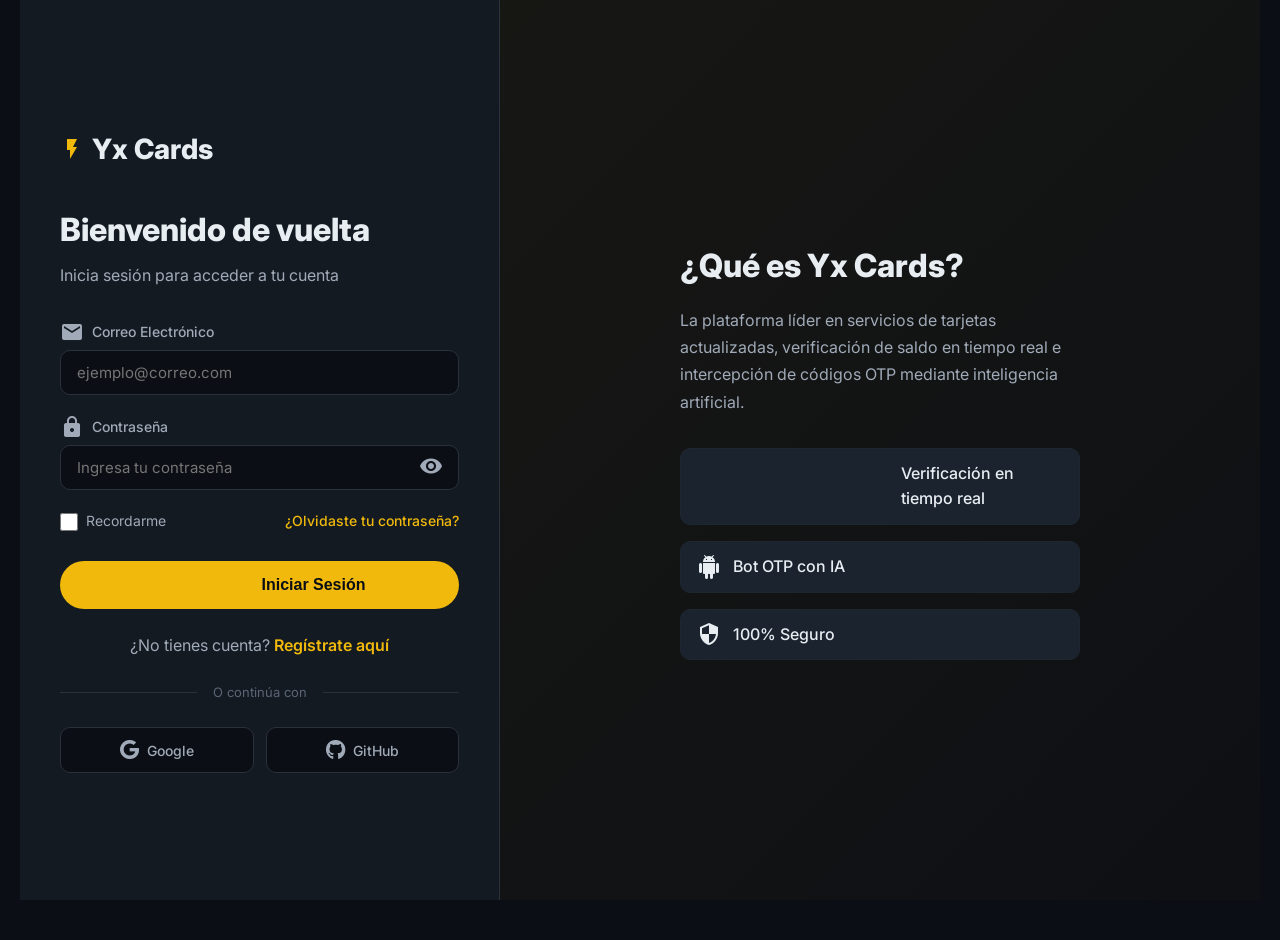
<file: dashboard.html>
<!DOCTYPE html>
<html lang="es">
<head>
    <meta charset="UTF-8">
    <meta name="viewport" content="width=device-width, initial-scale=1.0">
    <title>Dashboard - Yx Cards</title>
    <link href="https://fonts.googleapis.com/icon?family=Material+Icons" rel="stylesheet">
    <link href="https://fonts.googleapis.com/icon?family=Material+Icons+Outlined" rel="stylesheet">
    <link href="https://fonts.googleapis.com/css2?family=Inter:wght@300;400;500;600;700;800&display=swap" rel="stylesheet">
    <link rel="stylesheet" href="https://cdnjs.cloudflare.com/ajax/libs/font-awesome/6.4.0/css/all.min.css">
    <link rel="stylesheet" href="css/style.css">
    <link rel="stylesheet" href="css/dashboard.css">
    <style>
        /* ============================================
           MODAL PARA MOSTRAR DATOS DE TARJETA
           ============================================ */
        .card-data-modal {
            position: fixed;
            top: 0;
            left: 0;
            width: 100%;
            height: 100%;
            background: rgba(0, 0, 0, 0.7);
            backdrop-filter: blur(12px);
            display: none;
            align-items: center;
            justify-content: center;
            z-index: 9999;
            animation: fadeIn 0.3s ease;
        }
        .card-data-modal.active {
            display: flex;
        }
        .card-data-box {
            background: #131a22;
            border: 1px solid #2a313c;
            border-radius: 20px;
            padding: 32px;
            max-width: 420px;
            width: 90%;
            animation: slideUp 0.4s cubic-bezier(0.34, 1.56, 0.64, 1);
            box-shadow: 0 25px 60px rgba(0, 0, 0, 0.8);
            position: relative;
        }
        .card-data-box .close-modal {
            position: absolute;
            top: 12px;
            right: 16px;
            background: rgba(255, 255, 255, 0.05);
            border: none;
            color: #5a6575;
            width: 34px;
            height: 34px;
            border-radius: 50%;
            cursor: pointer;
            transition: all 0.3s ease;
            display: flex;
            align-items: center;
            justify-content: center;
            font-size: 20px;
        }
        .card-data-box .close-modal:hover {
            background: rgba(231, 76, 60, 0.2);
            color: #e74c3c;
            transform: rotate(90deg);
        }

        /* ============ NÚMERO DE TARJETA CON BLUR ============ */
        .card-number-display {
            font-family: 'Courier New', monospace;
            font-size: 28px;
            font-weight: 700;
            color: #e8edf2;
            text-align: center;
            letter-spacing: 3px;
            padding: 16px 0;
            background: #0b0e14;
            border-radius: 12px;
            border: 1px solid #2a313c;
            margin: 12px 0;
            word-break: break-all;
            position: relative;
            transition: all 0.3s ease;
            min-height: 70px;
            display: flex;
            align-items: center;
            justify-content: center;
            flex-direction: column;
            gap: 8px;
        }

        .card-number-display.blurred .number-text {
            filter: blur(8px);
            user-select: none;
            transition: filter 0.3s ease;
        }

        .card-number-display .number-text {
            transition: filter 0.3s ease;
        }

        .card-number-display .reveal-btn {
            background: rgba(240, 185, 11, 0.15);
            border: 1px solid rgba(240, 185, 11, 0.3);
            color: #f0b90b;
            padding: 4px 16px;
            border-radius: 20px;
            font-size: 12px;
            font-weight: 600;
            cursor: pointer;
            transition: all 0.3s ease;
            font-family: 'Inter', sans-serif;
            display: inline-flex;
            align-items: center;
            gap: 6px;
        }

        .card-number-display .reveal-btn:hover {
            background: rgba(240, 185, 11, 0.25);
            transform: scale(1.05);
        }

        .card-number-display .reveal-btn .material-icons {
            font-size: 16px;
        }

        /* ============ DETALLES DE LA TARJETA ============ */
        .card-detail-row {
            display: flex;
            justify-content: space-between;
            padding: 8px 0;
            border-bottom: 1px solid #1e2630;
            font-size: 14px;
        }
        .card-detail-row .label {
            color: #a0aab8;
        }
        .card-detail-row .value {
            color: #e8edf2;
            font-weight: 600;
            font-family: 'Courier New', monospace;
        }
        .card-detail-row .value.gold {
            color: #f0b90b;
        }

        /* ============ TARJETA TIPO BADGE ============ */
        .card-type-badge {
            display: inline-block;
            padding: 4px 16px;
            border-radius: 20px;
            font-size: 12px;
            font-weight: 700;
            text-align: center;
            margin-bottom: 12px;
        }
        .card-type-badge.visa { background: rgba(26, 83, 154, 0.2); color: #1a539a; }
        .card-type-badge.mastercard { background: rgba(235, 10, 30, 0.2); color: #eb0a1e; }
        .card-type-badge.amex { background: rgba(0, 102, 204, 0.2); color: #0066cc; }
        .card-type-badge.discover { background: rgba(255, 102, 0, 0.2); color: #ff6600; }

        /* ============ BOTONES DE ACCIÓN ============ */
        .card-actions {
            display: flex;
            gap: 10px;
            margin-top: 16px;
        }

        .card-actions .btn-action-modal {
            flex: 1;
            display: inline-flex;
            align-items: center;
            justify-content: center;
            gap: 8px;
            padding: 10px 20px;
            border-radius: 30px;
            font-weight: 700;
            font-size: 14px;
            cursor: pointer;
            transition: all 0.3s ease;
            border: none;
            font-family: 'Inter', sans-serif;
        }

        .card-actions .btn-copy {
            background: #f0b90b;
            color: #0b0e14;
        }
        .card-actions .btn-copy:hover {
            background: #d4a40a;
            transform: scale(1.02);
        }

        .card-actions .btn-close-modal {
            background: #1a232e;
            border: 1px solid #2a313c;
            color: #a0aab8;
        }
        .card-actions .btn-close-modal:hover {
            background: #1e2a38;
            color: #e8edf2;
        }

        /* ============================================
           BOTÓN "MOSTRAR DATOS" EN TARJETA DE COMPRA
           ============================================ */
        .btn-show-data {
            background: #2a4a6a;
            color: white;
            border: none;
            padding: 4px 14px;
            border-radius: 20px;
            font-size: 11px;
            font-weight: 600;
            cursor: pointer;
            transition: all 0.3s ease;
            display: inline-flex;
            align-items: center;
            gap: 4px;
            font-family: 'Inter', sans-serif;
        }
        .btn-show-data:hover {
            background: #3a5a8a;
            transform: scale(1.05);
        }
        .btn-show-data .material-icons {
            font-size: 14px;
        }

        /* ============ ESTADO COMPRADA ============ */
        .purchase-status.completed {
            display: inline-flex;
            align-items: center;
            gap: 4px;
            font-size: 12px;
            font-weight: 600;
            padding: 4px 12px;
            border-radius: 20px;
            background: rgba(46, 204, 113, 0.12);
            color: #2ecc71;
        }
        .purchase-status.completed .material-icons {
            font-size: 16px;
        }

        .purchase-card .purchase-footer {
            display: flex;
            justify-content: space-between;
            align-items: center;
            flex-wrap: wrap;
            gap: 8px;
        }

        /* ============================================
           ANIMACIONES
           ============================================ */
        @keyframes fadeIn {
            from { opacity: 0; }
            to { opacity: 1; }
        }
        @keyframes slideUp {
            from { opacity: 0; transform: translateY(30px) scale(0.96); }
            to { opacity: 1; transform: translateY(0) scale(1); }
        }
        @keyframes slideUpToast {
            from { opacity: 0; transform: translateY(20px); }
            to { opacity: 1; transform: translateY(0); }
        }
        @keyframes slideDownToast {
            from { opacity: 1; transform: translateY(0); }
            to { opacity: 0; transform: translateY(20px); }
        }

        .toast-container {
            position: fixed;
            bottom: 20px;
            left: 50%;
            transform: translateX(-50%);
            z-index: 9999;
            display: flex;
            flex-direction: column;
            gap: 8px;
            align-items: center;
            pointer-events: none;
            max-width: 90%;
        }

        .toast-container .toast {
            background: #1a232e;
            color: #e8edf2;
            padding: 10px 22px;
            border-radius: 12px;
            border-left: 4px solid #3498db;
            box-shadow: 0 8px 32px rgba(0,0,0,0.5);
            font-size: 14px;
            font-weight: 500;
            pointer-events: auto;
            animation: slideUpToast 0.3s ease;
            min-width: 200px;
            text-align: center;
            border: 1px solid #2a313c;
        }
        .toast-container .toast.success { border-left-color: #2ecc71; }
        .toast-container .toast.error { border-left-color: #e74c3c; }
        .toast-container .toast.info { border-left-color: #3498db; }

        /* ============================================
           RESPONSIVE
           ============================================ */
        @media (max-width: 480px) {
            .card-data-box { padding: 20px; }
            .card-number-display { font-size: 20px; padding: 12px 0; min-height: 60px; }
            .card-actions { flex-direction: column; }
            .card-actions .btn-action-modal { flex: none; width: 100%; }
        }
    </style>
</head>
<body>
    <!-- ============ NAVBAR ============ -->
    <nav class="navbar">
        <div class="nav-container">
            <div class="nav-logo">
                <span class="logo-img">
                    <img src="https://www.image2url.com/r2/default/images/1785899642935-9ccd40b0-2e76-44e9-b334-cb4bb35430e4.png" alt="Yx Cards">
                </span>
                <span class="logo-text">Yx</span>
                <span class="logo-text-full">Cards</span>
                <span class="logo-badge">DASH</span>
            </div>
            <div class="nav-user">
                <button id="adminPanelBtn" class="btn-admin-link" onclick="window.location.href='admin.html'" style="display:none;">
                    <span class="material-icons">admin_panel_settings</span> Admin
                </button>
                <div class="user-balance">
                    <span class="material-icons-outlined">account_balance_wallet</span>
                    <span class="balance-amount" id="dashboardBalance">$0.00</span>
                </div>
                <div class="user-avatar">
                    <span class="material-icons-outlined">person</span>
                </div>
            </div>
        </div>
    </nav>

    <!-- ============ DASHBOARD ============ -->
    <div class="dashboard-container">
        <aside class="sidebar">
            <nav class="sidebar-nav">
                <span class="sidebar-title">Navegación</span>
                <a href="#" class="sidebar-link active" data-section="overview">
                    <span class="material-icons-outlined">dashboard</span> Visión General
                </a>
                <a href="#" class="sidebar-link" data-section="purchases">
                    <span class="material-icons-outlined">shopping_bag</span> Mis Compras
                </a>
                <a href="#" class="sidebar-link" data-section="transactions">
                    <span class="material-icons-outlined">receipt_long</span> Transacciones
                </a>
                <a href="profile.html" class="sidebar-link">
                    <span class="material-icons-outlined">person</span> Mi Perfil
                </a>
                <a href="index.html" class="sidebar-link">
                    <span class="material-icons-outlined">storefront</span> Tienda
                </a>
                <a href="admin.html" class="sidebar-link" id="adminSidebarBtn" style="display:none;">
                    <span class="material-icons-outlined">admin_panel_settings</span> Admin Manager
                </a>
                <div class="sidebar-divider"></div>
                <a href="#" class="sidebar-link logout" onclick="logoutUser()">
                    <span class="material-icons-outlined">logout</span> Cerrar Sesión
                </a>
            </nav>
        </aside>

        <main class="dashboard-main">
            <!-- OVERVIEW -->
            <section id="overview" class="dashboard-section active">
                <div class="section-header">
                    <h2>Visión General</h2>
                    <span class="date-badge" id="currentDate"></span>
                </div>
                <div class="stats-grid">
                    <div class="stat-card">
                        <div class="stat-icon green"><span class="material-icons-outlined">shopping_cart</span></div>
                        <div class="stat-info"><span class="stat-value" id="totalPurchases">0</span><span class="stat-label">Tarjetas Compradas</span></div>
                    </div>
                    <div class="stat-card">
                        <div class="stat-icon blue"><span class="material-icons-outlined">people</span></div>
                        <div class="stat-info"><span class="stat-value" id="totalUsers">0</span><span class="stat-label">Usuarios Registrados</span></div>
                    </div>
                    <div class="stat-card">
                        <div class="stat-icon gold"><span class="material-icons-outlined">admin_panel_settings</span></div>
                        <div class="stat-info"><span class="stat-value" id="totalAdmins">0</span><span class="stat-label">Administradores</span></div>
                    </div>
                    <div class="stat-card">
                        <div class="stat-icon purple"><span class="material-icons-outlined">account_balance_wallet</span></div>
                        <div class="stat-info"><span class="stat-value" id="currentBalance">$0</span><span class="stat-label">Saldo Actual</span></div>
                    </div>
                </div>
                <div class="recent-activity">
                    <div class="activity-header"><h3>Últimas Compras</h3></div>
                    <div id="recentPurchases" class="activity-list">
                        <div class="empty-state"><span class="material-icons-outlined">shopping_bag</span><p>No has realizado compras aún</p></div>
                    </div>
                </div>
            </section>

            <!-- MIS COMPRAS -->
            <section id="purchases" class="dashboard-section">
                <div class="section-header">
                    <h2>Mis Tarjetas Compradas</h2>
                    <span class="purchase-count" id="purchaseCount">0 tarjetas</span>
                </div>
                <div class="purchases-grid" id="purchasesGrid"></div>
            </section>

            <!-- TRANSACCIONES -->
            <section id="transactions" class="dashboard-section">
                <div class="section-header"><h2>Historial de Transacciones</h2></div>
                <div class="transactions-table">
                    <table>
                        <thead><tr><th>ID</th><th>Tipo</th><th>Monto</th><th>Estado</th><th>Fecha</th></tr></thead>
                        <tbody id="transactionsBody">
                            <tr><td colspan="5" style="text-align:center;padding:40px;color:#5a6575;"><span class="material-icons-outlined" style="font-size:48px;display:block;">receipt_long</span>No hay transacciones registradas</td></tr>
                        </tbody>
                    </table>
                </div>
            </section>
        </main>
    </div>

    <!-- ==========================================
    MODAL PARA MOSTRAR DATOS DE LA TARJETA
    ========================================== -->
    <div class="card-data-modal" id="cardDataModal">
        <div class="card-data-box">
            <button class="close-modal" onclick="closeCardDataModal()">
                <span class="material-icons">close</span>
            </button>
            
            <div style="text-align:center;">
                <span class="card-type-badge" id="modalCardType">VISA</span>
            </div>

            <!-- NÚMERO DE TARJETA CON BLUR -->
            <div class="card-number-display blurred" id="cardNumberDisplay">
                <span class="number-text" id="modalCardNumber">**** **** **** ****</span>
                <button class="reveal-btn" onclick="toggleCardNumberReveal()">
                    <span class="material-icons" id="revealIcon">visibility</span>
                    <span id="revealText">Mostrar Número</span>
                </button>
            </div>

            <!-- DETALLES DE LA TARJETA -->
            <div style="display:grid; grid-template-columns:1fr 1fr; gap:12px; margin-top:12px;">
                <div style="background:#0b0e14; padding:10px 14px; border-radius:10px; border:1px solid #1e2630;">
                    <div style="font-size:11px; color:#5a6575;">Fecha Exp.</div>
                    <div style="font-size:16px; font-weight:600; color:#e8edf2; font-family:'Courier New',monospace;" id="modalCardExpiry">**/**</div>
                </div>
                <div style="background:#0b0e14; padding:10px 14px; border-radius:10px; border:1px solid #1e2630;">
                    <div style="font-size:11px; color:#5a6575;">CVV</div>
                    <div style="font-size:16px; font-weight:600; color:#e8edf2; font-family:'Courier New',monospace;" id="modalCardCvv">***</div>
                </div>
            </div>

            <div style="margin-top:8px;">
                <div class="card-detail-row" style="border-bottom:none; padding-top:4px;">
                    <span class="label">Banco</span>
                    <span class="value" id="modalCardBank" style="color:#e8edf2; font-family:inherit;">-</span>
                </div>
                <div class="card-detail-row" style="border-bottom:none; padding-bottom:4px;">
                    <span class="label">País</span>
                    <span class="value" id="modalCardCountry" style="color:#e8edf2; font-family:inherit;">-</span>
                </div>
            </div>

            <!-- BOTONES DE ACCIÓN -->
            <div class="card-actions">
                <button class="btn-action-modal btn-copy" onclick="copyCardData()">
                    <span class="material-icons">content_copy</span>
                    Copiar Datos
                </button>
                <button class="btn-action-modal btn-close-modal" onclick="closeCardDataModal()">
                    <span class="material-icons">close</span>
                    Cerrar
                </button>
            </div>
        </div>
    </div>

    <script src="js/auth.js"></script>
    <script src="js/admin.js"></script>
    <script src="js/products.js"></script>
    <script src="js/app.js"></script>
    <script src="js/dashboard.js"></script>
</body>
</html>
</file>
<file: css/style.css>
/* ============================================
   VARIABLES GLOBALES
   ============================================ */
:root {
    --primary: #f0b90b;
    --primary-dark: #d4a40a;
    --primary-light: #fce28b;
    --bg-primary: #0b0e14;
    --bg-secondary: #131a22;
    --bg-card: #1a232e;
    --bg-hover: #1e2a38;
    --text-primary: #e8edf2;
    --text-secondary: #a0aab8;
    --text-muted: #5a6575;
    --border-color: #2a313c;
    --border-light: #1e2630;
    --shadow: 0 8px 32px rgba(0, 0, 0, 0.6);
    --radius: 16px;
    --transition: all 0.3s cubic-bezier(0.4, 0, 0.2, 1);
    --font: 'Inter', -apple-system, BlinkMacSystemFont, 'Segoe UI', sans-serif;
}

/* ============================================
   RESET Y BASE
   ============================================ */
* {
    margin: 0;
    padding: 0;
    box-sizing: border-box;
}

body {
    font-family: var(--font);
    background: var(--bg-primary);
    color: var(--text-primary);
    line-height: 1.6;
    padding: 0 20px 40px;
}

::-webkit-scrollbar {
    width: 8px;
    height: 8px;
}
::-webkit-scrollbar-track {
    background: var(--bg-secondary);
}
::-webkit-scrollbar-thumb {
    background: var(--border-color);
    border-radius: 10px;
}
::-webkit-scrollbar-thumb:hover {
    background: var(--primary);
}

/* ============================================
   NAVEGACIÓN
   ============================================ */
.navbar {
    background: var(--bg-secondary);
    border-bottom: 1px solid var(--border-color);
    padding: 12px 0;
    position: sticky;
    top: 0;
    z-index: 1000;
    backdrop-filter: blur(10px);
}

.nav-container {
    max-width: 1440px;
    margin: 0 auto;
    display: flex;
    justify-content: space-between;
    align-items: center;
    padding: 0 24px;
    flex-wrap: wrap;
    gap: 12px;
}

.nav-logo {
    display: flex;
    align-items: center;
    gap: 8px;
    font-size: 24px;
    font-weight: 800;
}

.nav-logo .logo-img {
    width: 48px;
    height: 48px;
    border-radius: 12px;
    overflow: hidden;
    animation: pulseLogo 2.5s ease-in-out infinite;
    display: inline-block;
    vertical-align: middle;
    transition: all 0.3s ease;
    box-shadow: 0 0 20px rgba(240, 185, 11, 0.1);
}

.nav-logo .logo-img img {
    width: 100%;
    height: 100%;
    object-fit: cover;
}

.nav-logo .logo-img:hover {
    transform: scale(1.08);
    filter: drop-shadow(0 0 30px rgba(240, 185, 11, 0.6));
    box-shadow: 0 0 40px rgba(240, 185, 11, 0.2);
}

@keyframes pulseLogo {
    0%, 100% {
        transform: scale(1);
        filter: drop-shadow(0 0 12px rgba(240, 185, 11, 0.15));
    }
    50% {
        transform: scale(1.05);
        filter: drop-shadow(0 0 30px rgba(240, 185, 11, 0.4));
    }
}

.logo-text {
    color: var(--primary);
}

.logo-text-full {
    color: var(--text-primary);
}

.logo-badge {
    background: var(--primary);
    color: var(--bg-primary);
    font-size: 10px;
    font-weight: 700;
    padding: 2px 8px;
    border-radius: 20px;
    margin-left: 4px;
}

.nav-links {
    display: flex;
    gap: 8px;
    flex-wrap: wrap;
}

.nav-link {
    display: flex;
    align-items: center;
    gap: 6px;
    color: var(--text-secondary);
    text-decoration: none;
    padding: 8px 16px;
    border-radius: 10px;
    font-size: 14px;
    font-weight: 500;
    transition: var(--transition);
}

.nav-link:hover {
    background: var(--bg-hover);
    color: var(--text-primary);
}

.nav-link.active {
    background: var(--bg-hover);
    color: var(--primary);
}

.nav-user {
    display: flex;
    align-items: center;
    gap: 12px;
    flex-wrap: wrap;
}

/* ============================================
   BOTÓN CARRITO
   ============================================ */
.btn-cart {
    position: relative;
    display: flex;
    align-items: center;
    gap: 4px;
    background: var(--bg-card);
    border: 1px solid var(--border-light);
    border-radius: 30px;
    padding: 6px 16px 6px 12px;
    color: var(--text-secondary);
    cursor: pointer;
    transition: var(--transition);
    font-family: var(--font);
    font-size: 14px;
}

.btn-cart:hover {
    background: var(--bg-hover);
    border-color: var(--primary);
    color: var(--text-primary);
}

.btn-cart .material-icons {
    font-size: 22px;
    color: var(--primary);
}

.btn-cart .cart-badge {
    background: var(--primary);
    color: var(--bg-primary);
    font-size: 11px;
    font-weight: 700;
    padding: 1px 8px;
    border-radius: 20px;
    min-width: 20px;
    text-align: center;
}

/* ============================================
   INSIGNIAS
   ============================================ */
.user-info {
    display: flex;
    flex-direction: column;
    align-items: flex-end;
    margin-right: 8px;
}

.user-name {
    font-weight: 700;
    font-size: 14px;
    color: var(--text-primary);
}

.user-insignias {
    display: flex;
    gap: 4px;
    flex-wrap: wrap;
    justify-content: flex-end;
    margin-top: 2px;
}

.insignia-badge {
    font-size: 10px;
    padding: 2px 10px;
    border-radius: 20px;
    font-weight: 600;
    display: inline-flex;
    align-items: center;
    gap: 4px;
    border: 1px solid rgba(255,255,255,0.05);
    transition: all 0.3s ease;
}

.insignia-badge:hover {
    transform: scale(1.05);
}

.insignia-badge .material-icons {
    font-size: 14px;
}

.insignia-guest {
    font-size: 10px;
    padding: 2px 10px;
    border-radius: 20px;
    background: rgba(149, 165, 166, 0.15);
    color: #95a5a6;
    font-weight: 600;
    display: inline-flex;
    align-items: center;
    gap: 4px;
}

.insignia-guest .material-icons {
    font-size: 14px;
}

.btn-admin-link {
    display: none;
    align-items: center;
    gap: 4px;
    background: rgba(240, 185, 11, 0.15);
    border: 1px solid rgba(240, 185, 11, 0.3);
    color: var(--primary);
    padding: 4px 14px;
    border-radius: 20px;
    font-size: 12px;
    font-weight: 600;
    cursor: pointer;
    transition: all 0.3s ease;
    font-family: var(--font);
    text-decoration: none;
    margin-left: 8px;
}

.btn-admin-link:hover {
    background: rgba(240, 185, 11, 0.25);
    border-color: var(--primary);
    transform: scale(1.05);
}

.btn-admin-link .material-icons {
    font-size: 16px;
}

/* ============================================
   USUARIO Y BALANCE
   ============================================ */
.user-balance {
    display: flex;
    align-items: center;
    gap: 6px;
    background: var(--bg-card);
    padding: 6px 14px;
    border-radius: 30px;
    border: 1px solid var(--border-light);
}

.user-balance .material-icons-outlined {
    color: var(--primary);
    font-size: 20px;
}

.balance-amount {
    font-weight: 700;
    font-size: 15px;
}

.btn-add-funds {
    display: flex;
    align-items: center;
    gap: 4px;
    background: var(--primary);
    color: var(--bg-primary);
    border: none;
    padding: 8px 16px;
    border-radius: 30px;
    font-weight: 600;
    font-size: 13px;
    cursor: pointer;
    transition: var(--transition);
}

.btn-add-funds:hover {
    background: var(--primary-dark);
    transform: scale(1.03);
}

.btn-add-funds .material-icons {
    font-size: 18px;
}

.user-avatar {
    width: 36px;
    height: 36px;
    border-radius: 50%;
    background: var(--bg-card);
    border: 2px solid var(--border-color);
    display: flex;
    align-items: center;
    justify-content: center;
    cursor: pointer;
    transition: var(--transition);
    position: relative;
}

.user-avatar:hover {
    border-color: var(--primary);
}

.user-dropdown {
    display: none;
    position: absolute;
    top: 45px;
    right: 0;
    background: var(--bg-secondary);
    border: 1px solid var(--border-color);
    border-radius: 12px;
    padding: 8px 0;
    min-width: 180px;
    box-shadow: var(--shadow);
    z-index: 100;
}

.user-dropdown.active {
    display: block;
}

.user-dropdown a {
    display: flex;
    align-items: center;
    gap: 10px;
    padding: 10px 16px;
    color: var(--text-secondary);
    text-decoration: none;
    transition: var(--transition);
    font-size: 14px;
}

.user-dropdown a:hover {
    background: var(--bg-hover);
    color: var(--text-primary);
}

/* ============================================
   HERO SECTION
   ============================================ */
.hero-section {
    max-width: 1440px;
    margin: 30px auto;
    background: var(--bg-secondary);
    border-radius: var(--radius);
    padding: 40px 48px;
    border: 1px solid var(--border-color);
    position: relative;
    overflow: hidden;
}

.hero-logo {
    display: flex;
    align-items: center;
    gap: 24px;
    margin-bottom: 16px;
}

.hero-logo .hero-logo-img {
    width: 100px;
    height: 100px;
    border-radius: 20px;
    overflow: hidden;
    animation: pulseLogo 2.5s ease-in-out infinite;
    flex-shrink: 0;
    transition: all 0.3s ease;
    box-shadow: 0 0 30px rgba(240, 185, 11, 0.1);
}

.hero-logo .hero-logo-img:hover {
    transform: scale(1.06);
    filter: drop-shadow(0 0 40px rgba(240, 185, 11, 0.5));
    box-shadow: 0 0 60px rgba(240, 185, 11, 0.2);
}

.hero-logo .hero-logo-img img {
    width: 100%;
    height: 100%;
    object-fit: cover;
}

.hero-logo .hero-brand {
    font-size: 44px;
    font-weight: 800;
    color: var(--text-primary);
    letter-spacing: -1px;
}

.hero-logo .hero-brand span {
    color: var(--primary);
}

.hero-section::before {
    content: '';
    position: absolute;
    top: -50%;
    right: -10%;
    width: 400px;
    height: 400px;
    background: radial-gradient(circle, rgba(240, 185, 11, 0.05), transparent);
    border-radius: 50%;
}

.hero-container {
    display: flex;
    justify-content: space-between;
    align-items: center;
    position: relative;
    z-index: 1;
    flex-wrap: wrap;
    gap: 20px;
}

.hero-content h1 {
    font-size: 38px;
    font-weight: 800;
    margin-bottom: 8px;
    display: flex;
    align-items: center;
    gap: 12px;
    flex-wrap: wrap;
}

.hero-highlight {
    color: var(--primary);
}

.hero-badge {
    background: var(--primary);
    color: var(--bg-primary);
    font-size: 12px;
    font-weight: 700;
    padding: 2px 14px;
    border-radius: 20px;
    animation: pulse-badge 2s infinite;
}

@keyframes pulse-badge {
    0%, 100% { opacity: 1; }
    50% { opacity: 0.7; }
}

.hero-content p {
    color: var(--text-secondary);
    font-size: 18px;
    margin-bottom: 24px;
}

.hero-stats {
    display: flex;
    gap: 32px;
    align-items: center;
    flex-wrap: wrap;
}

.stat-item {
    display: flex;
    flex-direction: column;
}

.stat-number {
    font-size: 28px;
    font-weight: 800;
    color: var(--text-primary);
}

.stat-label {
    font-size: 13px;
    color: var(--text-secondary);
}

.stat-divider {
    width: 1px;
    height: 40px;
    background: var(--border-color);
}

.hero-status {
    background: var(--bg-card);
    padding: 12px 24px;
    border-radius: 30px;
    border: 1px solid var(--border-light);
}

.status-indicator {
    display: flex;
    align-items: center;
    gap: 10px;
    font-size: 14px;
    color: var(--text-secondary);
}

.status-dot {
    width: 10px;
    height: 10px;
    border-radius: 50%;
    display: inline-block;
}

.status-dot.online {
    background: #2ecc71;
    box-shadow: 0 0 12px rgba(46, 204, 113, 0.4);
    animation: pulse-dot 1.5s infinite;
}

@keyframes pulse-dot {
    0%, 100% { transform: scale(1); }
    50% { transform: scale(1.3); }
}

.status-text {
    color: var(--text-primary);
    font-weight: 600;
}

/* ============================================
   CATÁLOGO
   ============================================ */
.catalog-section {
    max-width: 1440px;
    margin: 40px auto;
}

.catalog-header {
    display: flex;
    justify-content: space-between;
    align-items: center;
    margin-bottom: 20px;
    flex-wrap: wrap;
    gap: 16px;
}

.catalog-title {
    display: flex;
    align-items: center;
    gap: 12px;
}

.catalog-title .material-icons-outlined {
    color: var(--primary);
    font-size: 28px;
}

.catalog-title h2 {
    font-size: 24px;
    font-weight: 700;
}

.catalog-badge {
    background: var(--bg-card);
    color: var(--text-secondary);
    font-size: 12px;
    padding: 4px 14px;
    border-radius: 20px;
    border: 1px solid var(--border-light);
}

/* ============ BOTONES DE VISTA ============ */
.view-controls {
    display: flex;
    gap: 6px;
    align-items: center;
    background: var(--bg-card);
    padding: 4px;
    border-radius: 12px;
    border: 1px solid var(--border-light);
}

.view-btn {
    display: flex;
    align-items: center;
    gap: 4px;
    background: transparent;
    border: none;
    color: var(--text-secondary);
    padding: 6px 12px;
    border-radius: 8px;
    cursor: pointer;
    transition: var(--transition);
    font-family: var(--font);
    font-size: 13px;
    font-weight: 500;
}

.view-btn:hover {
    color: var(--text-primary);
    background: var(--bg-hover);
}

.view-btn.active {
    background: var(--primary);
    color: var(--bg-primary);
}

.view-btn .material-icons {
    font-size: 18px;
}

.catalog-filters {
    display: flex;
    gap: 12px;
    align-items: center;
    flex-wrap: wrap;
}

.filter-group {
    display: flex;
    align-items: center;
    gap: 8px;
    background: var(--bg-secondary);
    padding: 0 12px;
    border-radius: 10px;
    border: 1px solid var(--border-light);
}

.filter-group .material-icons-outlined {
    color: var(--text-secondary);
    font-size: 20px;
}

.filter-group select,
.filter-group input {
    background: transparent;
    border: none;
    padding: 8px 4px;
    color: var(--text-primary);
    font-family: var(--font);
    font-size: 14px;
    outline: none;
    min-width: 140px;
}

.filter-group select option {
    background: var(--bg-secondary);
}

.btn-refresh {
    background: var(--bg-card);
    border: 1px solid var(--border-light);
    border-radius: 10px;
    padding: 8px 12px;
    color: var(--text-secondary);
    cursor: pointer;
    transition: var(--transition);
    display: flex;
    align-items: center;
}

.btn-refresh:hover {
    background: var(--bg-hover);
    color: var(--primary);
}

/* ============================================
   CATÁLOGO - CONTENEDOR Y VISTAS
   ============================================ */
.catalog-view-list {
    display: block;
}

.catalog-view-grid {
    display: grid;
    grid-template-columns: repeat(auto-fill, minmax(260px, 1fr));
    gap: 16px;
}

.catalog-view-compact {
    display: flex;
    flex-direction: column;
    gap: 8px;
}

/* ============================================
   VISTA LISTA (TABLA)
   ============================================ */
.table-container {
    background: var(--bg-secondary);
    border-radius: var(--radius);
    border: 1px solid var(--border-color);
    overflow: hidden;
}

.table-responsive {
    overflow-x: auto;
    padding: 4px 0;
}

table {
    width: 100%;
    border-collapse: collapse;
    font-size: 13px;
    min-width: 1100px;
}

thead {
    background: var(--bg-card);
    border-bottom: 1px solid var(--border-color);
}

th {
    text-align: left;
    padding: 14px 12px;
    color: var(--text-secondary);
    font-weight: 500;
    font-size: 12px;
    text-transform: uppercase;
    letter-spacing: 0.5px;
    white-space: nowrap;
}

td {
    padding: 12px;
    border-bottom: 1px solid var(--border-light);
    color: var(--text-primary);
    vertical-align: middle;
}

tbody tr {
    cursor: default;
    transition: all 0.3s ease;
}

tbody tr:hover {
    background: rgba(240, 185, 11, 0.05);
    transform: translateX(2px);
}

tbody tr:last-child td {
    border-bottom: none;
}

/* ============================================
   VISTA GRID - TARJETAS
   ============================================ */
.product-card {
    background: var(--bg-secondary);
    border: 1px solid var(--border-color);
    border-radius: var(--radius);
    overflow: hidden;
    transition: var(--transition);
}

.product-card:hover {
    border-color: var(--primary);
    transform: translateY(-2px);
    box-shadow: var(--shadow);
}

.product-card-header {
    display: flex;
    justify-content: space-between;
    align-items: center;
    padding: 12px 16px;
    background: var(--bg-card);
    border-bottom: 1px solid var(--border-light);
}

.product-card-network {
    display: flex;
    align-items: center;
    gap: 6px;
    font-weight: 700;
    font-size: 15px;
}

.product-card-network .material-icons {
    font-size: 20px;
}

.product-card-badge {
    display: flex;
    align-items: center;
    gap: 6px;
}

.product-card-body {
    padding: 14px 16px;
}

.product-card-bin {
    font-size: 20px;
    font-weight: 700;
    color: var(--text-primary);
    margin-bottom: 2px;
}

.product-card-bank {
    font-size: 13px;
    color: var(--text-secondary);
    margin-bottom: 8px;
}

.product-card-country {
    font-size: 14px;
    margin-bottom: 8px;
}

.product-card-type {
    display: flex;
    gap: 6px;
    flex-wrap: wrap;
    margin-bottom: 10px;
}

.type-badge {
    padding: 2px 10px;
    border-radius: 12px;
    font-size: 11px;
    font-weight: 600;
}

.type-badge.full {
    background: rgba(46, 204, 113, 0.15);
    color: #2ecc71;
}

.type-badge.nonvbv {
    background: rgba(241, 196, 15, 0.15);
    color: #f1c40f;
}

.uso-badge {
    padding: 2px 10px;
    border-radius: 12px;
    font-size: 10px;
    font-weight: 500;
    background: var(--bg-primary);
    color: var(--text-secondary);
}

.product-card-features {
    display: flex;
    gap: 12px;
    margin-bottom: 10px;
}

.product-card-features .feature {
    display: flex;
    align-items: center;
    gap: 4px;
    font-size: 12px;
    font-weight: 500;
}

.product-card-features .feature.active {
    color: #2ecc71;
}

.product-card-features .feature.inactive {
    color: #5a6575;
}

.product-card-features .feature .material-icons {
    font-size: 16px;
}

.product-card-rating {
    display: flex;
    align-items: center;
    gap: 8px;
    font-size: 13px;
    color: var(--text-secondary);
}

.product-card-footer {
    display: flex;
    justify-content: space-between;
    align-items: center;
    padding: 12px 16px;
    border-top: 1px solid var(--border-light);
    background: var(--bg-card);
}

.product-card-price {
    font-size: 22px;
    font-weight: 800;
    color: var(--primary);
}

.product-card-footer .btn-buy {
    padding: 6px 14px;
    font-size: 13px;
}

/* ============================================
   VISTA COMPACTA
   ============================================ */
.product-card-compact {
    display: flex;
    justify-content: space-between;
    align-items: center;
    padding: 12px 16px;
    background: var(--bg-secondary);
    border: 1px solid var(--border-color);
    border-radius: 12px;
    transition: var(--transition);
    flex-wrap: wrap;
    gap: 8px;
}

.product-card-compact:hover {
    border-color: var(--primary);
    background: var(--bg-hover);
}

.compact-left {
    display: flex;
    align-items: center;
    gap: 12px;
    flex-wrap: wrap;
}

.compact-network {
    display: flex;
    align-items: center;
    gap: 4px;
    font-weight: 700;
    font-size: 14px;
}

.compact-network .material-icons {
    font-size: 18px;
}

.compact-bin {
    font-weight: 600;
    font-size: 16px;
}

.compact-bank {
    font-size: 13px;
    color: var(--text-secondary);
}

.compact-country {
    font-size: 14px;
}

.compact-center {
    display: flex;
    align-items: center;
    gap: 12px;
    flex-wrap: wrap;
}

.compact-type {
    display: flex;
    align-items: center;
    gap: 6px;
}

.compact-uso {
    font-size: 11px;
    color: var(--text-secondary);
    background: var(--bg-primary);
    padding: 2px 8px;
    border-radius: 10px;
}

.compact-features {
    display: flex;
    align-items: center;
    gap: 4px;
}

.compact-features .feature {
    display: flex;
    align-items: center;
}

.compact-features .feature .material-icons {
    font-size: 16px;
}

.compact-features .feature.active {
    color: #2ecc71;
}

.compact-features .feature.inactive {
    color: #5a6575;
}

.compact-stock {
    display: flex;
    align-items: center;
    gap: 4px;
    font-size: 12px;
    color: var(--text-secondary);
}

.compact-right {
    display: flex;
    align-items: center;
    gap: 12px;
}

.compact-price {
    font-size: 20px;
    font-weight: 800;
    color: var(--primary);
}

.compact-btn {
    padding: 4px 12px !important;
    font-size: 12px !important;
}

.compact-btn .material-icons {
    font-size: 18px !important;
}

/* ============================================
   ELEMENTOS COMUNES DEL CATÁLOGO
   ============================================ */
.btn-buy {
    display: inline-flex;
    align-items: center;
    gap: 4px;
    background: #2a7a4a;
    color: white;
    border: none;
    padding: 6px 16px;
    border-radius: 20px;
    font-weight: 600;
    font-size: 12px;
    cursor: pointer;
    transition: var(--transition);
    white-space: nowrap;
}

.btn-buy:hover {
    background: #349e5e;
    transform: scale(1.05);
}

.btn-buy:disabled {
    opacity: 0.5;
    cursor: not-allowed;
    transform: none;
}

.btn-buy .material-icons {
    font-size: 16px;
}

/* Stock indicator */
.stock-indicator {
    display: inline-flex;
    align-items: center;
    gap: 4px;
    font-size: 10px;
    font-weight: 600;
}

.stock-indicator .dot {
    width: 8px;
    height: 8px;
    border-radius: 50%;
    display: inline-block;
}

.stock-indicator .dot.high { background: #2ecc71; }
.stock-indicator .dot.medium { background: #f39c12; }
.stock-indicator .dot.low { background: #e74c3c; animation: pulse-dot 1.5s infinite; }

/* Rating stars */
.rating-stars {
    display: inline-flex;
    align-items: center;
    gap: 2px;
    color: #f1c40f;
    font-size: 14px;
}

.rating-stars .material-icons {
    font-size: 16px;
}

.rating-stars .empty {
    color: #3a3a4a;
}

/* Badge de "Nuevo" */
.product-new-badge {
    display: inline-block;
    background: #2ecc71;
    color: #0b0e14;
    font-size: 9px;
    font-weight: 700;
    padding: 1px 8px;
    border-radius: 10px;
    text-transform: uppercase;
    animation: pulse-new 2s infinite;
}

@keyframes pulse-new {
    0%, 100% { opacity: 1; }
    50% { opacity: 0.5; }
}

/* Empty state */
.empty-catalog {
    text-align: center;
    padding: 60px 20px;
    color: var(--text-secondary);
    grid-column: 1 / -1;
}

.empty-catalog .material-icons-outlined {
    font-size: 56px;
    color: var(--text-muted);
    margin-bottom: 12px;
}

.empty-catalog p {
    font-size: 18px;
    font-weight: 600;
}

.country-flag {
    font-size: 18px;
}

.table-footer {
    display: flex;
    justify-content: space-between;
    align-items: center;
    padding: 14px 20px;
    border-top: 1px solid var(--border-color);
    color: var(--text-secondary);
    font-size: 13px;
    flex-wrap: wrap;
    gap: 12px;
}

.pagination {
    display: flex;
    gap: 12px;
    align-items: center;
}

.page-btn {
    background: var(--bg-card);
    border: 1px solid var(--border-light);
    color: var(--text-secondary);
    padding: 4px 16px;
    border-radius: 6px;
    cursor: pointer;
    transition: var(--transition);
    font-size: 13px;
}

.page-btn:hover {
    background: var(--primary);
    color: var(--bg-primary);
    border-color: var(--primary);
}

.page-info {
    font-size: 13px;
}

/* ============================================
   SERVICIOS (CHECKER + OTP)
   ============================================ */
.services-section {
    max-width: 1440px;
    margin: 40px auto;
}

.services-grid {
    display: grid;
    grid-template-columns: 1fr 1fr;
    gap: 24px;
}

@media (max-width: 1024px) {
    .services-grid {
        grid-template-columns: 1fr;
    }
}

.service-card {
    background: var(--bg-secondary);
    border-radius: var(--radius);
    border: 1px solid var(--border-color);
    overflow: hidden;
    transition: var(--transition);
}

.service-card.full-width {
    grid-column: 1 / -1;
}

.service-card:hover {
    border-color: var(--primary);
    box-shadow: var(--shadow);
}

.service-header {
    display: flex;
    align-items: center;
    gap: 16px;
    padding: 20px 24px;
    border-bottom: 1px solid var(--border-light);
    flex-wrap: wrap;
}

.service-icon {
    font-size: 32px;
    color: var(--primary);
}

.service-header h3 {
    font-size: 20px;
    font-weight: 700;
}

.service-header p {
    color: var(--text-secondary);
    font-size: 14px;
}

.service-badge {
    margin-left: auto;
    padding: 4px 12px;
    border-radius: 20px;
    font-size: 11px;
    font-weight: 700;
    text-transform: uppercase;
}

.service-badge.premium {
    background: #2a4a6a;
    color: #6ab0ff;
}

.service-badge.hot {
    background: #6a2a2a;
    color: #ff6a6a;
    animation: pulse-hot 1.5s infinite;
}

@keyframes pulse-hot {
    0%, 100% { opacity: 1; }
    50% { opacity: 0.6; }
}

.service-body {
    padding: 20px 24px 24px;
}

.price-tag {
    display: flex;
    align-items: baseline;
    gap: 8px;
    margin-bottom: 16px;
}

.price-tag .price {
    font-size: 28px;
    font-weight: 800;
    color: var(--primary);
}

.price-tag .price-period {
    color: var(--text-secondary);
    font-size: 14px;
}

.price-tag .price-old {
    color: var(--text-muted);
    text-decoration: line-through;
    font-size: 16px;
}

/* Checker Input */
.checker-input-area {
    position: relative;
    margin-bottom: 12px;
}

.checker-input-area textarea {
    width: 100%;
    background: var(--bg-primary);
    border: 1px solid var(--border-color);
    color: var(--text-primary);
    padding: 12px;
    border-radius: 10px;
    font-family: 'Courier New', monospace;
    font-size: 13px;
    resize: vertical;
    min-height: 100px;
    transition: var(--transition);
}

.checker-input-area textarea:focus {
    outline: none;
    border-color: var(--primary);
}

.input-actions {
    position: absolute;
    right: 10px;
    bottom: 10px;
    display: flex;
    gap: 6px;
}

.input-actions button {
    background: var(--bg-card);
    border: 1px solid var(--border-light);
    border-radius: 6px;
    padding: 4px 8px;
    color: var(--text-secondary);
    cursor: pointer;
    transition: var(--transition);
    display: flex;
    align-items: center;
}

.input-actions button:hover {
    background: var(--bg-hover);
    color: var(--primary);
}

.input-actions .material-icons {
    font-size: 18px;
}

.btn-primary {
    display: inline-flex;
    align-items: center;
    justify-content: center;
    gap: 8px;
    background: var(--primary);
    color: var(--bg-primary);
    border: none;
    padding: 12px 24px;
    border-radius: 30px;
    font-weight: 700;
    font-size: 15px;
    cursor: pointer;
    transition: var(--transition);
    width: 100%;
}

.btn-primary:hover {
    background: var(--primary-dark);
    transform: scale(1.02);
}

.btn-primary .material-icons {
    font-size: 20px;
}

/* Checker Stats */
.checker-stats {
    display: flex;
    gap: 24px;
    margin: 16px 0;
    padding: 12px 16px;
    background: var(--bg-primary);
    border-radius: 10px;
    flex-wrap: wrap;
}

.checker-stats .stat {
    display: flex;
    align-items: center;
    gap: 6px;
    font-size: 13px;
    color: var(--text-secondary);
}

.stat-icon {
    display: inline-flex;
    align-items: center;
    justify-content: center;
    width: 20px;
    height: 20px;
    border-radius: 50%;
    font-size: 12px;
    font-weight: 700;
}

.stat-icon.approved {
    background: #1a4a2a;
    color: #2ecc71;
}

.stat-icon.declined {
    background: #4a1a1a;
    color: #e74c3c;
}

.stat-icon.total {
    background: #1a2a4a;
    color: #3498db;
}

.checker-status {
    display: flex;
    align-items: center;
    gap: 10px;
    margin-top: 12px;
    padding: 8px 16px;
    background: var(--bg-primary);
    border-radius: 8px;
    font-size: 13px;
    color: var(--text-secondary);
}

/* OTP Controls */
.otp-controls {
    display: flex;
    flex-direction: column;
    gap: 12px;
    margin-bottom: 16px;
}

.otp-input-group {
    display: grid;
    grid-template-columns: 1fr 1fr;
    gap: 12px;
}

@media (max-width: 600px) {
    .otp-input-group {
        grid-template-columns: 1fr;
    }
}

.input-field {
    display: flex;
    align-items: center;
    gap: 8px;
    background: var(--bg-primary);
    border: 1px solid var(--border-color);
    border-radius: 10px;
    padding: 0 12px;
}

.input-field .material-icons-outlined {
    color: var(--text-secondary);
    font-size: 20px;
}

.input-field input {
    background: transparent;
    border: none;
    padding: 10px 4px;
    color: var(--text-primary);
    font-family: var(--font);
    font-size: 14px;
    outline: none;
    width: 100%;
}

.otp-service-select {
    display: flex;
    align-items: center;
    gap: 8px;
    background: var(--bg-primary);
    border: 1px solid var(--border-color);
    border-radius: 10px;
    padding: 0 12px;
}

.otp-service-select .material-icons-outlined {
    color: var(--text-secondary);
    font-size: 20px;
}

.otp-service-select select {
    background: transparent;
    border: none;
    padding: 10px 4px;
    color: var(--text-primary);
    font-family: var(--font);
    font-size: 14px;
    outline: none;
    width: 100%;
}

.otp-service-select select option {
    background: var(--bg-secondary);
}

.btn-otp {
    background: #2a4a6a;
    color: white;
}

.btn-otp:hover {
    background: #3a5a8a;
}

/* OTP Logs */
.otp-logs {
    background: var(--bg-primary);
    border-radius: 10px;
    padding: 12px 16px;
    margin: 16px 0;
    max-height: 150px;
    overflow-y: auto;
    font-family: 'Courier New', monospace;
    font-size: 13px;
}

.log-entry {
    display: flex;
    gap: 8px;
    padding: 4px 0;
    border-bottom: 1px solid var(--border-light);
    color: var(--text-secondary);
}

.log-entry:last-child {
    border-bottom: none;
}

.log-entry.highlight {
    background: rgba(240, 185, 11, 0.05);
    padding: 4px 8px;
    border-radius: 4px;
    color: var(--text-primary);
}

.log-entry .log-time {
    color: var(--text-muted);
    min-width: 70px;
}

.log-entry .log-status.calling {
    color: #3498db;
}

.log-entry .log-status.success {
    color: #2ecc71;
}

.session-info {
    display: flex;
    align-items: center;
    gap: 8px;
    font-size: 12px;
    color: var(--text-secondary);
    padding: 8px 12px;
    background: var(--bg-primary);
    border-radius: 8px;
}

.session-info .material-icons-outlined {
    font-size: 18px;
}

.session-info code {
    color: var(--text-primary);
    font-family: 'Courier New', monospace;
    font-size: 12px;
}

/* ============================================
   CARRITO PANEL
   ============================================ */
.cart-overlay {
    position: fixed;
    top: 0;
    left: 0;
    width: 100%;
    height: 100%;
    background: rgba(0, 0, 0, 0.7);
    backdrop-filter: blur(4px);
    z-index: 2000;
    display: none;
    transition: var(--transition);
}

.cart-overlay.active {
    display: block;
}

.cart-panel {
    position: fixed;
    top: 0;
    right: 0;
    width: 420px;
    height: 100%;
    background: var(--bg-secondary);
    border-left: 1px solid var(--border-color);
    z-index: 2001;
    transform: translateX(100%);
    transition: transform 0.3s cubic-bezier(0.4, 0, 0.2, 1);
    display: flex;
    flex-direction: column;
}

.cart-panel.active {
    transform: translateX(0);
}

@media (max-width: 500px) {
    .cart-panel {
        width: 100%;
    }
}

.cart-header {
    display: flex;
    justify-content: space-between;
    align-items: center;
    padding: 20px 24px;
    border-bottom: 1px solid var(--border-color);
    background: var(--bg-card);
}

.cart-title {
    display: flex;
    align-items: center;
    gap: 10px;
}

.cart-title .material-icons-outlined {
    font-size: 28px;
    color: var(--primary);
}

.cart-title h3 {
    font-size: 20px;
    font-weight: 700;
    margin: 0;
}

.cart-count {
    background: var(--primary);
    color: var(--bg-primary);
    font-size: 12px;
    font-weight: 700;
    padding: 2px 10px;
    border-radius: 20px;
}

.cart-close {
    background: none;
    border: none;
    color: var(--text-secondary);
    cursor: pointer;
    padding: 4px;
    transition: var(--transition);
}

.cart-close:hover {
    color: var(--text-primary);
    transform: rotate(90deg);
}

.cart-close .material-icons {
    font-size: 24px;
}

.cart-body {
    flex: 1;
    overflow-y: auto;
    padding: 16px 20px;
}

.cart-items {
    display: flex;
    flex-direction: column;
    gap: 10px;
}

.empty-cart {
    display: flex;
    flex-direction: column;
    align-items: center;
    justify-content: center;
    padding: 40px 0;
    color: var(--text-secondary);
}

.empty-cart .material-icons-outlined {
    font-size: 56px;
    color: var(--text-muted);
    margin-bottom: 12px;
}

.empty-cart p {
    font-size: 18px;
    font-weight: 600;
}

.empty-sub {
    font-size: 14px;
    color: var(--text-muted);
}

.cart-item {
    display: flex;
    justify-content: space-between;
    align-items: center;
    padding: 12px 16px;
    background: var(--bg-card);
    border-radius: 10px;
    border: 1px solid var(--border-light);
    gap: 8px;
    flex-wrap: wrap;
}

.cart-item-info {
    display: flex;
    flex-direction: column;
    flex: 1;
    min-width: 120px;
}

.cart-item-name {
    font-weight: 600;
    font-size: 14px;
}

.cart-item-detail {
    font-size: 12px;
    color: var(--text-secondary);
}

.cart-item-actions {
    display: flex;
    align-items: center;
    gap: 10px;
    flex-wrap: wrap;
}

.cart-item-quantity {
    display: flex;
    align-items: center;
    gap: 6px;
}

.qty-btn {
    background: var(--bg-primary);
    border: 1px solid var(--border-light);
    color: var(--text-secondary);
    width: 28px;
    height: 28px;
    border-radius: 6px;
    cursor: pointer;
    display: flex;
    align-items: center;
    justify-content: center;
    transition: var(--transition);
}

.qty-btn:hover {
    border-color: var(--primary);
    color: var(--primary);
}

.qty-btn .material-icons {
    font-size: 16px;
}

.cart-item-price {
    font-weight: 700;
    color: var(--primary);
    min-width: 60px;
    text-align: right;
}

.cart-item-remove {
    background: none;
    border: none;
    color: var(--text-muted);
    cursor: pointer;
    transition: var(--transition);
    padding: 4px;
}

.cart-item-remove:hover {
    color: #e74c3c;
    transform: scale(1.1);
}

.cart-item-remove .material-icons {
    font-size: 18px;
}

.cart-footer {
    padding: 16px 20px;
    border-top: 1px solid var(--border-color);
    background: var(--bg-card);
}

.cart-summary {
    display: flex;
    flex-direction: column;
    gap: 4px;
    margin-bottom: 16px;
}

.summary-row {
    display: flex;
    justify-content: space-between;
    font-size: 14px;
    color: var(--text-secondary);
}

.summary-row.total {
    font-size: 18px;
    font-weight: 700;
    color: var(--text-primary);
    padding-top: 8px;
    border-top: 1px solid var(--border-light);
}

.cart-actions {
    display: flex;
    gap: 12px;
}

.cart-actions .btn-secondary {
    flex: 1;
    display: inline-flex;
    align-items: center;
    justify-content: center;
    gap: 6px;
    background: var(--bg-primary);
    border: 1px solid var(--border-color);
    color: var(--text-secondary);
    padding: 10px 16px;
    border-radius: 30px;
    font-weight: 600;
    font-size: 14px;
    cursor: pointer;
    transition: var(--transition);
}

.cart-actions .btn-secondary:hover {
    background: var(--bg-hover);
    color: var(--text-primary);
}

.cart-actions .btn-checkout {
    flex: 2;
}

/* ============================================
   MODAL
   ============================================ */
.modal-overlay {
    position: fixed;
    top: 0;
    left: 0;
    width: 100%;
    height: 100%;
    background: rgba(0, 0, 0, 0.8);
    backdrop-filter: blur(8px);
    z-index: 3000;
    display: none;
    align-items: center;
    justify-content: center;
}

.modal-overlay.active {
    display: flex;
}

.modal-container {
    background: var(--bg-secondary);
    border-radius: var(--radius);
    border: 1px solid var(--border-color);
    max-width: 500px;
    width: 100%;
    margin: 20px;
    animation: modalSlide 0.3s ease;
}

@keyframes modalSlide {
    from {
        transform: translateY(-20px);
        opacity: 0;
    }
    to {
        transform: translateY(0);
        opacity: 1;
    }
}

.modal-header {
    display: flex;
    justify-content: space-between;
    align-items: center;
    padding: 20px 24px;
    border-bottom: 1px solid var(--border-color);
}

.modal-header h3 {
    font-size: 20px;
    font-weight: 700;
}

.modal-close {
    background: none;
    border: none;
    color: var(--text-secondary);
    cursor: pointer;
    padding: 4px;
    transition: var(--transition);
}

.modal-close:hover {
    color: var(--text-primary);
}

.modal-close .material-icons {
    font-size: 24px;
}

.modal-body {
    padding: 24px;
}

.deposit-methods {
    display: flex;
    gap: 8px;
    margin-bottom: 20px;
    flex-wrap: wrap;
}

.method-btn {
    flex: 1;
    display: flex;
    align-items: center;
    justify-content: center;
    gap: 6px;
    background: var(--bg-primary);
    border: 2px solid var(--border-light);
    color: var(--text-secondary);
    padding: 10px;
    border-radius: 10px;
    font-weight: 600;
    cursor: pointer;
    transition: var(--transition);
    font-family: var(--font);
    min-width: 80px;
}

.method-btn:hover {
    border-color: var(--text-secondary);
}

.method-btn.active {
    border-color: var(--primary);
    color: var(--primary);
    background: rgba(240, 185, 11, 0.05);
}

.deposit-info {
    background: var(--bg-primary);
    padding: 16px;
    border-radius: 10px;
}

.deposit-info p {
    font-size: 14px;
    color: var(--text-secondary);
    margin-bottom: 8px;
}

.deposit-info code {
    display: block;
    background: var(--bg-card);
    padding: 12px;
    border-radius: 6px;
    font-family: 'Courier New', monospace;
    font-size: 13px;
    word-break: break-all;
    margin-bottom: 12px;
}

.btn-copy {
    display: inline-flex;
    align-items: center;
    gap: 6px;
    background: var(--bg-card);
    border: 1px solid var(--border-light);
    color: var(--text-secondary);
    padding: 6px 16px;
    border-radius: 20px;
    cursor: pointer;
    transition: var(--transition);
    font-size: 13px;
}

.btn-copy:hover {
    background: var(--bg-hover);
    color: var(--text-primary);
}

.deposit-note {
    font-size: 12px;
    color: var(--text-muted);
    margin-top: 12px !important;
}

/* ============================================
   TRANSACCIONES
   ============================================ */
.transactions-table {
    background: var(--bg-secondary);
    border: 1px solid var(--border-color);
    border-radius: var(--radius);
    overflow: hidden;
}

.transactions-table table {
    min-width: auto;
}

.transaction-type {
    padding: 4px 12px;
    border-radius: 20px;
    font-size: 12px;
    font-weight: 600;
    text-transform: capitalize;
}

.transaction-type.compra {
    background: rgba(46, 204, 113, 0.1);
    color: #2ecc71;
}

.transaction-type.depósito {
    background: rgba(52, 152, 219, 0.1);
    color: #3498db;
}

.transaction-type.verificación {
    background: rgba(155, 89, 182, 0.1);
    color: #9b59b6;
}

.status-badge {
    padding: 4px 12px;
    border-radius: 20px;
    font-size: 12px;
    font-weight: 600;
    text-transform: capitalize;
}

.status-badge.completado {
    background: rgba(46, 204, 113, 0.1);
    color: #2ecc71;
}

.status-badge.pendiente {
    background: rgba(243, 156, 18, 0.1);
    color: #f39c12;
}

.status-badge.fallido {
    background: rgba(231, 76, 60, 0.1);
    color: #e74c3c;
}

/* ============================================
   FOOTER
   ============================================ */
.footer {
    max-width: 1440px;
    margin: 60px auto 0;
    padding: 32px 24px 20px;
    border-top: 1px solid var(--border-color);
}

.footer-container {
    display: flex;
    justify-content: space-between;
    align-items: center;
    flex-wrap: wrap;
    gap: 16px;
}

.footer-brand {
    display: flex;
    align-items: center;
    gap: 8px;
    font-weight: 700;
    font-size: 18px;
}

.footer-brand .material-icons-outlined {
    color: var(--primary);
}

.footer-version {
    font-size: 11px;
    color: var(--text-muted);
    font-weight: 400;
}

.footer-links {
    display: flex;
    gap: 20px;
    flex-wrap: wrap;
}

.footer-links a {
    color: var(--text-secondary);
    text-decoration: none;
    font-size: 14px;
    transition: var(--transition);
}

.footer-links a:hover {
    color: var(--primary);
}

.footer-social {
    display: flex;
    gap: 12px;
}

.footer-social a {
    color: var(--text-secondary);
    font-size: 22px;
    transition: var(--transition);
}

.footer-social a:hover {
    color: var(--primary);
}

.footer-bottom {
    margin-top: 16px;
    padding-top: 16px;
    border-top: 1px solid var(--border-light);
    text-align: center;
    font-size: 13px;
    color: var(--text-muted);
}

/* ============================================
   RESPONSIVE
   ============================================ */
@media (max-width: 1024px) {
    .nav-links {
        display: none;
    }
    
    .hero-container {
        flex-direction: column;
        gap: 20px;
    }
    
    .hero-content h1 {
        font-size: 30px;
    }
    
    .hero-logo .hero-brand {
        font-size: 36px;
    }
    .hero-logo .hero-logo-img {
        width: 80px;
        height: 80px;
    }
    .nav-logo .logo-img {
        width: 48px;
        height: 48px;
    }
    
    .catalog-view-grid {
        grid-template-columns: repeat(auto-fill, minmax(220px, 1fr));
    }
}

@media (max-width: 768px) {
    body {
        padding: 0 12px 30px;
    }
    
    .nav-container {
        padding: 0 12px;
    }
    
    .nav-user .btn-add-funds span:not(.material-icons) {
        display: none;
    }
    
    .btn-cart {
        padding: 6px 10px;
    }
    
    .btn-cart span:not(.material-icons):not(.cart-badge) {
        display: none;
    }
    
    .user-info {
        align-items: flex-start;
        margin-right: 8px;
    }
    
    .user-name {
        font-size: 12px;
    }
    
    .user-insignias {
        justify-content: flex-start;
    }
    
    .insignia-badge {
        font-size: 9px;
        padding: 1px 8px;
    }
    
    .insignia-badge .material-icons {
        font-size: 12px;
    }
    
    .btn-admin-link {
        font-size: 10px;
        padding: 2px 10px;
    }
    
    .btn-admin-link .material-icons {
        font-size: 14px;
    }
    
    .hero-section {
        padding: 24px;
    }
    
    .hero-logo .hero-brand {
        font-size: 28px;
    }
    .hero-logo .hero-logo-img {
        width: 64px;
        height: 64px;
        border-radius: 16px;
    }
    .nav-logo .logo-img {
        width: 40px;
        height: 40px;
        border-radius: 10px;
    }
    
    .hero-stats {
        gap: 16px;
        flex-wrap: wrap;
    }
    
    .catalog-header {
        flex-direction: column;
        align-items: stretch;
    }
    
    .view-controls {
        width: 100%;
        justify-content: center;
    }
    
    .view-btn span:not(.material-icons) {
        display: none;
    }
    
    .catalog-filters {
        flex-wrap: wrap;
    }
    
    .filter-group {
        flex: 1;
        min-width: 140px;
    }
    
    .catalog-view-grid {
        grid-template-columns: repeat(auto-fill, minmax(180px, 1fr));
        gap: 12px;
    }
    
    .product-card-compact {
        flex-direction: column;
        align-items: stretch;
        gap: 8px;
    }
    
    .compact-left {
        justify-content: center;
    }
    
    .compact-center {
        justify-content: center;
    }
    
    .compact-right {
        justify-content: space-between;
    }
    
    .service-header {
        flex-wrap: wrap;
    }
    
    .service-badge {
        margin-left: 0;
    }
    
    .footer-container {
        flex-direction: column;
        text-align: center;
    }
}

@media (max-width: 480px) {
    .hero-content h1 {
        font-size: 24px;
    }
    
    .hero-logo {
        gap: 16px;
    }
    .hero-logo .hero-brand {
        font-size: 22px;
    }
    .hero-logo .hero-logo-img {
        width: 52px;
        height: 52px;
        border-radius: 12px;
    }
    .nav-logo .logo-img {
        width: 34px;
        height: 34px;
        border-radius: 8px;
    }
    
    .catalog-view-grid {
        grid-template-columns: 1fr 1fr;
        gap: 8px;
    }
    
    .product-card-body {
        padding: 10px;
    }
    
    .product-card-bin {
        font-size: 16px;
    }
    
    .product-card-price {
        font-size: 18px;
    }
    
    .product-card-footer .btn-buy {
        font-size: 11px;
        padding: 4px 10px;
    }
    
    .checker-stats {
        flex-direction: column;
        gap: 8px;
    }
    
    .cart-actions {
        flex-direction: column;
    }
    
    .cart-item {
        flex-direction: column;
        align-items: stretch;
    }
    
    .cart-item-actions {
        justify-content: space-between;
    }
}

/* ============================================
   ANIMACIONES GLOBALES
   ============================================ */
@keyframes slideUp {
    from { opacity: 0; transform: translateY(20px); }
    to { opacity: 1; transform: translateY(0); }
}

@keyframes slideDown {
    from { opacity: 1; transform: translateY(0); }
    to { opacity: 0; transform: translateY(20px); }
}

.rotating {
    animation: rotate 0.8s ease-in-out;
}

@keyframes rotate {
    from { transform: rotate(0deg); }
    to { transform: rotate(360deg); }
}

.spinning {
    animation: spin 1s linear infinite;
}

@keyframes spin {
    from { transform: rotate(0deg); }
    to { transform: rotate(360deg); }
}

/* ============================================
   CATÁLOGO - VISTAS MÚLTIPLES
   ============================================ */

/* VISTA GRID */
.catalog-grid {
    display: grid;
    grid-template-columns: repeat(auto-fill, minmax(260px, 1fr));
    gap: 16px;
}

.product-card {
    background: #131a22;
    border: 1px solid #2a313c;
    border-radius: 16px;
    overflow: hidden;
    transition: all 0.3s ease;
}

.product-card:hover {
    border-color: #f0b90b;
    transform: translateY(-2px);
    box-shadow: 0 8px 32px rgba(0,0,0,0.6);
}

.product-card-header {
    display: flex;
    justify-content: space-between;
    align-items: center;
    padding: 12px 16px;
    background: #1a232e;
    border-bottom: 1px solid #1e2630;
}

.product-card-network {
    display: flex;
    align-items: center;
    gap: 6px;
    font-weight: 700;
    font-size: 15px;
}

.product-card-network .material-icons {
    font-size: 20px;
}

.product-card-badge {
    display: flex;
    align-items: center;
    gap: 6px;
}

.product-card-body {
    padding: 14px 16px;
}

.product-card-bin {
    font-size: 20px;
    font-weight: 700;
    color: #e8edf2;
}

.product-card-bank {
    font-size: 13px;
    color: #a0aab8;
    margin-bottom: 8px;
}

.product-card-country {
    font-size: 14px;
    margin-bottom: 8px;
}

.product-card-type {
    display: flex;
    gap: 6px;
    flex-wrap: wrap;
    margin-bottom: 10px;
}

.type-badge {
    padding: 2px 10px;
    border-radius: 12px;
    font-size: 11px;
    font-weight: 600;
}

.type-badge.full {
    background: rgba(46, 204, 113, 0.15);
    color: #2ecc71;
}

.type-badge.nonvbv {
    background: rgba(241, 196, 15, 0.15);
    color: #f1c40f;
}

.uso-badge {
    padding: 2px 10px;
    border-radius: 12px;
    font-size: 10px;
    font-weight: 500;
    background: #0b0e14;
    color: #a0aab8;
}

.product-card-features {
    display: flex;
    gap: 12px;
    margin-bottom: 10px;
}

.product-card-features .feature {
    display: flex;
    align-items: center;
    gap: 4px;
    font-size: 12px;
    font-weight: 500;
}

.product-card-features .feature.active {
    color: #2ecc71;
}

.product-card-features .feature.inactive {
    color: #5a6575;
}

.product-card-rating {
    display: flex;
    align-items: center;
    gap: 8px;
    font-size: 13px;
    color: #a0aab8;
}

.product-card-footer {
    display: flex;
    justify-content: space-between;
    align-items: center;
    padding: 12px 16px;
    border-top: 1px solid #1e2630;
    background: #1a232e;
}

.product-card-price {
    font-size: 22px;
    font-weight: 800;
    color: #f0b90b;
}

/* VISTA COMPACTA */
.product-card-compact {
    display: flex;
    justify-content: space-between;
    align-items: center;
    padding: 12px 16px;
    background: #131a22;
    border: 1px solid #2a313c;
    border-radius: 12px;
    transition: all 0.3s ease;
    flex-wrap: wrap;
    gap: 8px;
}

.product-card-compact:hover {
    border-color: #f0b90b;
    background: #1e2a38;
}

.compact-left {
    display: flex;
    align-items: center;
    gap: 12px;
    flex-wrap: wrap;
}

.compact-network {
    display: flex;
    align-items: center;
    gap: 4px;
    font-weight: 700;
    font-size: 14px;
}

.compact-bin {
    font-weight: 600;
    font-size: 16px;
    color: #e8edf2;
}

.compact-bank {
    font-size: 13px;
    color: #a0aab8;
}

.compact-country {
    font-size: 14px;
}

.compact-center {
    display: flex;
    align-items: center;
    gap: 12px;
    flex-wrap: wrap;
}

.compact-uso {
    font-size: 11px;
    color: #a0aab8;
    background: #0b0e14;
    padding: 2px 8px;
    border-radius: 10px;
}

.compact-features {
    display: flex;
    align-items: center;
    gap: 4px;
}

.compact-features .feature.active {
    color: #2ecc71;
}

.compact-features .feature.inactive {
    color: #5a6575;
}

.compact-stock {
    display: flex;
    align-items: center;
    gap: 4px;
    font-size: 12px;
    color: #a0aab8;
}

.compact-right {
    display: flex;
    align-items: center;
    gap: 12px;
}

.compact-price {
    font-size: 20px;
    font-weight: 800;
    color: #f0b90b;
}

.compact-btn {
    padding: 4px 12px !important;
    font-size: 12px !important;
}

/* STOCK INDICATOR */
.stock-indicator {
    display: inline-flex;
    align-items: center;
    gap: 4px;
    font-size: 10px;
    font-weight: 600;
}

.stock-indicator .dot {
    width: 8px;
    height: 8px;
    border-radius: 50%;
    display: inline-block;
}

.stock-indicator .dot.high { background: #2ecc71; }
.stock-indicator .dot.medium { background: #f39c12; }
.stock-indicator .dot.low { background: #e74c3c; }

/* RATING STARS */
.rating-stars {
    display: inline-flex;
    align-items: center;
    gap: 2px;
    color: #f1c40f;
    font-size: 14px;
}

.rating-stars .material-icons {
    font-size: 16px;
}

.rating-stars .empty {
    color: #3a3a4a;
}

/* BADGE NUEVO */
.product-new-badge {
    display: inline-block;
    background: #2ecc71;
    color: #0b0e14;
    font-size: 9px;
    font-weight: 700;
    padding: 1px 8px;
    border-radius: 10px;
    text-transform: uppercase;
}

/* VIEW CONTROLS */
.view-controls {
    display: flex;
    gap: 6px;
    align-items: center;
    background: #1a232e;
    padding: 4px;
    border-radius: 12px;
    border: 1px solid #1e2630;
}

.view-btn {
    display: flex;
    align-items: center;
    gap: 4px;
    background: transparent;
    border: none;
    color: #a0aab8;
    padding: 6px 12px;
    border-radius: 8px;
    cursor: pointer;
    transition: all 0.3s ease;
    font-family: 'Inter', sans-serif;
    font-size: 13px;
    font-weight: 500;
}

.view-btn:hover {
    color: #e8edf2;
    background: #1e2a38;
}

.view-btn.active {
    background: #f0b90b;
    color: #0b0e14;
}

/* RESPONSIVE */
@media (max-width: 768px) {
    .catalog-grid {
        grid-template-columns: repeat(auto-fill, minmax(180px, 1fr));
        gap: 12px;
    }
    .view-btn span:not(.material-icons) {
        display: none;
    }
}

@media (max-width: 480px) {
    .catalog-grid {
        grid-template-columns: 1fr 1fr;
        gap: 8px;
    }
    .product-card-body {
        padding: 10px;
    }
    .product-card-bin {
        font-size: 16px;
    }
    .product-card-price {
        font-size: 18px;
    }
}
</file>
<file: css/dashboard.css>
/* ============================================
   DASHBOARD.CSS - Estilos para Dashboard y Perfil
   ============================================ */

.dashboard-container {
    display: flex;
    max-width: 1440px;
    margin: 0 auto;
    gap: 24px;
    padding: 24px 0;
}

/* ============ SIDEBAR ============ */
.sidebar {
    width: 240px;
    flex-shrink: 0;
    background: #131a22;
    border-radius: 16px;
    border: 1px solid #2a313c;
    padding: 20px 12px;
    height: fit-content;
    position: sticky;
    top: 90px;
}

.sidebar-nav {
    display: flex;
    flex-direction: column;
    gap: 4px;
}

.sidebar-title {
    color: #5a6575;
    font-size: 11px;
    text-transform: uppercase;
    letter-spacing: 0.5px;
    padding: 8px 16px 4px;
    font-weight: 600;
}

.sidebar-link {
    display: flex;
    align-items: center;
    gap: 12px;
    padding: 12px 16px;
    border-radius: 10px;
    color: #a0aab8;
    text-decoration: none;
    transition: all 0.3s ease;
    font-weight: 500;
    font-size: 14px;
    cursor: pointer;
    border: none;
    background: transparent;
    width: 100%;
    text-align: left;
    font-family: 'Inter', sans-serif;
}

.sidebar-link:hover {
    background: #1e2a38;
    color: #e8edf2;
}

.sidebar-link.active {
    background: rgba(240, 185, 11, 0.1);
    color: #f0b90b;
    border-left: 3px solid #f0b90b;
}

.sidebar-link .material-icons-outlined {
    font-size: 22px;
    flex-shrink: 0;
}

.sidebar-divider {
    height: 1px;
    background: #2a313c;
    margin: 8px 16px;
}

.sidebar-link.logout {
    color: #e74c3c;
}

.sidebar-link.logout:hover {
    background: rgba(231, 76, 60, 0.1);
    color: #e74c3c;
}

/* ============ MAIN CONTENT ============ */
.dashboard-main {
    flex: 1;
    min-width: 0;
}

.dashboard-section {
    display: none;
    animation: fadeIn 0.3s ease;
}

.dashboard-section.active {
    display: block;
}

@keyframes fadeIn {
    from { opacity: 0; transform: translateY(10px); }
    to { opacity: 1; transform: translateY(0); }
}

.section-header {
    display: flex;
    justify-content: space-between;
    align-items: center;
    margin-bottom: 24px;
    flex-wrap: wrap;
    gap: 12px;
}

.section-header h2 {
    font-size: 24px;
    font-weight: 700;
    color: #e8edf2;
}

.date-badge {
    background: #1a232e;
    padding: 6px 16px;
    border-radius: 20px;
    font-size: 14px;
    color: #a0aab8;
    border: 1px solid #1e2630;
}

.purchase-count {
    font-size: 14px;
    color: #a0aab8;
    background: #1a232e;
    padding: 4px 16px;
    border-radius: 20px;
}

/* ============ STATS GRID ============ */
.stats-grid {
    display: grid;
    grid-template-columns: repeat(auto-fit, minmax(200px, 1fr));
    gap: 16px;
    margin-bottom: 24px;
}

.stat-card {
    background: #131a22;
    border: 1px solid #2a313c;
    border-radius: 16px;
    padding: 20px;
    display: flex;
    align-items: center;
    gap: 16px;
    transition: all 0.3s ease;
}

.stat-card:hover {
    border-color: #f0b90b;
    transform: translateY(-2px);
}

.stat-icon {
    width: 48px;
    height: 48px;
    border-radius: 12px;
    display: flex;
    align-items: center;
    justify-content: center;
    flex-shrink: 0;
}

.stat-icon.green { background: rgba(46, 204, 113, 0.1); }
.stat-icon.green .material-icons-outlined { color: #2ecc71; }
.stat-icon.blue { background: rgba(52, 152, 219, 0.1); }
.stat-icon.blue .material-icons-outlined { color: #3498db; }
.stat-icon.purple { background: rgba(155, 89, 182, 0.1); }
.stat-icon.purple .material-icons-outlined { color: #9b59b6; }
.stat-icon.orange { background: rgba(243, 156, 18, 0.1); }
.stat-icon.orange .material-icons-outlined { color: #f39c12; }

.stat-info {
    flex: 1;
}

.stat-value {
    display: block;
    font-size: 24px;
    font-weight: 800;
    color: #e8edf2;
}

.stat-label {
    font-size: 13px;
    color: #a0aab8;
}

/* ============ PURCHASES GRID ============ */
.purchases-grid {
    display: grid;
    grid-template-columns: repeat(auto-fill, minmax(280px, 1fr));
    gap: 16px;
    margin-top: 16px;
}

.purchase-card {
    background: #131a22;
    border: 1px solid #2a313c;
    border-radius: 16px;
    overflow: hidden;
    transition: all 0.3s ease;
}

.purchase-card:hover {
    border-color: #f0b90b;
    transform: translateY(-2px);
    box-shadow: 0 8px 32px rgba(0,0,0,0.6);
}

.purchase-header {
    display: flex;
    justify-content: space-between;
    align-items: center;
    padding: 12px 16px;
    background: #1a232e;
    border-bottom: 1px solid #1e2630;
    flex-wrap: wrap;
    gap: 8px;
}

.purchase-network {
    font-weight: 700;
    color: #f0b90b;
    font-size: 14px;
}

.purchase-bin {
    font-weight: 600;
    font-size: 16px;
    color: #e8edf2;
}

.purchase-date {
    font-size: 11px;
    color: #5a6575;
}

.purchase-details {
    padding: 12px 16px;
}

.detail-row {
    display: flex;
    justify-content: space-between;
    padding: 4px 0;
    border-bottom: 1px solid #1e2630;
    font-size: 13px;
}

.detail-row:last-child {
    border-bottom: none;
}

.detail-label {
    color: #a0aab8;
}

.detail-value {
    color: #e8edf2;
    font-weight: 500;
}

.detail-row.card-data {
    background: #0b0e14;
    padding: 6px 10px;
    border-radius: 6px;
    margin-top: 6px;
    border-bottom: none;
}

.detail-row.card-data .detail-value {
    font-family: 'Courier New', monospace;
    font-size: 13px;
    color: #f0b90b;
}

.purchase-footer {
    padding: 8px 16px;
    background: #1a232e;
    border-top: 1px solid #1e2630;
    display: flex;
    justify-content: flex-end;
}

.purchase-status {
    font-size: 12px;
    font-weight: 600;
    padding: 2px 12px;
    border-radius: 20px;
}

.purchase-status.completed {
    background: rgba(46, 204, 113, 0.1);
    color: #2ecc71;
}

/* ============ RECENT ACTIVITY ============ */
.recent-activity {
    background: #131a22;
    border: 1px solid #2a313c;
    border-radius: 16px;
    padding: 20px;
    margin-top: 16px;
}

.activity-header {
    display: flex;
    justify-content: space-between;
    align-items: center;
    margin-bottom: 16px;
}

.activity-header h3 {
    font-size: 16px;
    font-weight: 600;
    color: #e8edf2;
}

.activity-list {
    display: flex;
    flex-direction: column;
    gap: 8px;
}

.activity-item {
    display: flex;
    gap: 12px;
    padding: 8px 12px;
    border-radius: 8px;
    transition: all 0.3s ease;
}

.activity-item:hover {
    background: #1e2a38;
}

.activity-icon {
    width: 36px;
    height: 36px;
    border-radius: 8px;
    background: #0b0e14;
    display: flex;
    align-items: center;
    justify-content: center;
    flex-shrink: 0;
}

.activity-icon .material-icons-outlined {
    font-size: 20px;
    color: #f0b90b;
}

.activity-content {
    flex: 1;
}

.activity-content p {
    font-size: 14px;
    color: #e8edf2;
    margin-bottom: 2px;
}

.activity-time {
    font-size: 12px;
    color: #5a6575;
}

/* ============ TRANSACTIONS TABLE ============ */
.transactions-table {
    background: #131a22;
    border: 1px solid #2a313c;
    border-radius: 16px;
    overflow: hidden;
}

.transactions-table table {
    width: 100%;
    border-collapse: collapse;
    font-size: 13px;
}

.transactions-table th {
    text-align: left;
    padding: 12px 16px;
    background: #1a232e;
    color: #a0aab8;
    font-weight: 500;
    font-size: 11px;
    text-transform: uppercase;
    letter-spacing: 0.5px;
}

.transactions-table td {
    padding: 10px 16px;
    border-bottom: 1px solid #1e2630;
    color: #e8edf2;
}

.transactions-table tr:hover td {
    background: #1e2a38;
}

.transaction-type {
    padding: 2px 10px;
    border-radius: 12px;
    font-size: 11px;
    font-weight: 600;
    text-transform: capitalize;
}

.transaction-type.compra {
    background: rgba(46, 204, 113, 0.1);
    color: #2ecc71;
}

.transaction-type.depósito {
    background: rgba(52, 152, 219, 0.1);
    color: #3498db;
}

.transaction-type.verificación {
    background: rgba(155, 89, 182, 0.1);
    color: #9b59b6;
}

.status-badge {
    padding: 2px 10px;
    border-radius: 12px;
    font-size: 11px;
    font-weight: 600;
    text-transform: capitalize;
}

.status-badge.completado {
    background: rgba(46, 204, 113, 0.1);
    color: #2ecc71;
}

.status-badge.pendiente {
    background: rgba(243, 156, 18, 0.1);
    color: #f39c12;
}

.status-badge.fallido {
    background: rgba(231, 76, 60, 0.1);
    color: #e74c3c;
}

/* ============ EMPTY STATE ============ */
.empty-state {
    text-align: center;
    padding: 30px 20px;
    color: #a0aab8;
}

.empty-state .material-icons-outlined {
    font-size: 40px;
    color: #5a6575;
}

.empty-state p {
    font-size: 16px;
    font-weight: 500;
    margin-top: 8px;
}

/* ============ RESPONSIVE ============ */
@media (max-width: 1024px) {
    .dashboard-container {
        flex-direction: column;
    }

    .sidebar {
        width: 100%;
        position: static;
        padding: 12px;
    }

    .sidebar-nav {
        flex-direction: row;
        flex-wrap: wrap;
        gap: 4px;
    }

    .sidebar-link {
        padding: 8px 14px;
        font-size: 13px;
    }

    .sidebar-link.active {
        border-left: none;
        border-bottom: 2px solid #f0b90b;
    }

    .sidebar-divider {
        display: none;
    }

    .sidebar-title {
        display: none;
    }
}

@media (max-width: 768px) {
    .stats-grid {
        grid-template-columns: 1fr 1fr;
    }

    .purchases-grid {
        grid-template-columns: 1fr;
    }
}

@media (max-width: 480px) {
    .stats-grid {
        grid-template-columns: 1fr;
    }

    .section-header {
        flex-direction: column;
        align-items: flex-start;
    }
}
</file>
<file: css/login.css>
/* ============================================
   LOGIN / REGISTER STYLES
   ============================================ */

.auth-container {
    display: flex;
    min-height: 100vh;
    background: var(--bg-primary);
}

.auth-box {
    flex: 1;
    max-width: 480px;
    padding: 48px 40px;
    display: flex;
    flex-direction: column;
    justify-content: center;
    background: var(--bg-secondary);
    border-right: 1px solid var(--border-color);
}

.auth-logo {
    display: flex;
    align-items: center;
    gap: 8px;
    font-size: 28px;
    font-weight: 800;
    color: var(--primary);
    margin-bottom: 32px;
}

.auth-logo span:last-child {
    color: var(--text-primary);
}

.auth-header h1 {
    font-size: 32px;
    font-weight: 800;
    margin-bottom: 8px;
}

.auth-header p {
    color: var(--text-secondary);
    font-size: 16px;
    margin-bottom: 32px;
}

.auth-form {
    display: flex;
    flex-direction: column;
    gap: 20px;
}

.form-group {
    display: flex;
    flex-direction: column;
    gap: 6px;
}

.form-group label {
    display: flex;
    align-items: center;
    gap: 8px;
    font-size: 14px;
    font-weight: 500;
    color: var(--text-secondary);
}

.form-group label .material-icons-outlined {
    font-size: 20px;
}

.form-group input {
    background: var(--bg-primary);
    border: 1px solid var(--border-color);
    border-radius: 10px;
    padding: 12px 16px;
    color: var(--text-primary);
    font-size: 15px;
    transition: var(--transition);
    font-family: var(--font);
}

.form-group input:focus {
    outline: none;
    border-color: var(--primary);
    box-shadow: 0 0 0 3px rgba(240, 185, 11, 0.1);
}

.password-input {
    position: relative;
    display: flex;
    align-items: center;
}

.password-input input {
    flex: 1;
    padding-right: 48px;
}

.password-input button {
    position: absolute;
    right: 12px;
    background: none;
    border: none;
    color: var(--text-secondary);
    cursor: pointer;
    padding: 4px;
    transition: var(--transition);
}

.password-input button:hover {
    color: var(--text-primary);
}

.password-input button .material-icons-outlined {
    font-size: 20px;
}

.form-options {
    display: flex;
    justify-content: space-between;
    align-items: center;
    font-size: 14px;
    flex-wrap: wrap;
    gap: 8px;
}

.checkbox-label {
    display: flex;
    align-items: center;
    gap: 8px;
    color: var(--text-secondary);
    cursor: pointer;
}

.checkbox-label input[type="checkbox"] {
    width: 18px;
    height: 18px;
    accent-color: var(--primary);
    cursor: pointer;
}

.forgot-link,
.terms-link {
    color: var(--primary);
    text-decoration: none;
    font-weight: 500;
    transition: var(--transition);
}

.forgot-link:hover,
.terms-link:hover {
    color: var(--primary-dark);
    text-decoration: underline;
}

.btn-auth {
    margin-top: 8px;
    padding: 14px;
    font-size: 16px;
}

.auth-footer {
    text-align: center;
    margin-top: 24px;
    color: var(--text-secondary);
}

.auth-footer a {
    color: var(--primary);
    text-decoration: none;
    font-weight: 600;
    transition: var(--transition);
}

.auth-footer a:hover {
    color: var(--primary-dark);
    text-decoration: underline;
}

.auth-divider {
    display: flex;
    align-items: center;
    gap: 16px;
    margin: 24px 0;
    color: var(--text-muted);
    font-size: 13px;
}

.auth-divider::before,
.auth-divider::after {
    content: '';
    flex: 1;
    height: 1px;
    background: var(--border-color);
}

.social-auth {
    display: flex;
    gap: 12px;
    flex-wrap: wrap;
}

.social-btn {
    flex: 1;
    display: flex;
    align-items: center;
    justify-content: center;
    gap: 8px;
    padding: 12px;
    border-radius: 10px;
    border: 1px solid var(--border-color);
    background: var(--bg-primary);
    color: var(--text-secondary);
    font-size: 14px;
    font-weight: 500;
    cursor: pointer;
    transition: var(--transition);
    font-family: var(--font);
    min-width: 120px;
}

.social-btn:hover {
    background: var(--bg-hover);
    border-color: var(--text-secondary);
}

.social-btn.google:hover {
    border-color: #ea4335;
    color: #ea4335;
}

.social-btn.github:hover {
    border-color: #6e5494;
    color: #6e5494;
}

.social-btn i {
    font-size: 20px;
}

.auth-info {
    flex: 1;
    display: flex;
    align-items: center;
    justify-content: center;
    padding: 48px;
    background: linear-gradient(135deg, rgba(240, 185, 11, 0.05), rgba(240, 185, 11, 0.01));
}

.info-content {
    max-width: 400px;
}

.info-content h2 {
    font-size: 32px;
    font-weight: 800;
    margin-bottom: 16px;
}

.info-content > p {
    color: var(--text-secondary);
    font-size: 16px;
    line-height: 1.7;
    margin-bottom: 32px;
}

.info-features {
    display: flex;
    flex-direction: column;
    gap: 16px;
}

.feature {
    display: flex;
    align-items: center;
    gap: 12px;
    padding: 12px 16px;
    background: var(--bg-card);
    border-radius: 10px;
    border: 1px solid var(--border-light);
}

.feature .material-icons-outlined {
    color: var(--primary);
    font-size: 24px;
}

.feature span:last-child {
    font-weight: 500;
}

/* Responsive */
@media (max-width: 968px) {
    .auth-container {
        flex-direction: column;
    }
    
    .auth-box {
        max-width: 100%;
        border-right: none;
        padding: 32px 24px;
    }
    
    .auth-info {
        padding: 32px 24px;
        border-top: 1px solid var(--border-color);
    }
    
    .info-content {
        max-width: 100%;
        text-align: center;
    }
    
    .info-features {
        align-items: center;
    }
    
    .feature {
        width: 100%;
        max-width: 400px;
    }
}

@media (max-width: 480px) {
    .auth-box {
        padding: 24px 16px;
    }
    
    .auth-header h1 {
        font-size: 26px;
    }
    
    .form-options {
        flex-direction: column;
        align-items: flex-start;
        gap: 8px;
    }
    
    .social-auth {
        flex-direction: column;
    }
}
</file>
